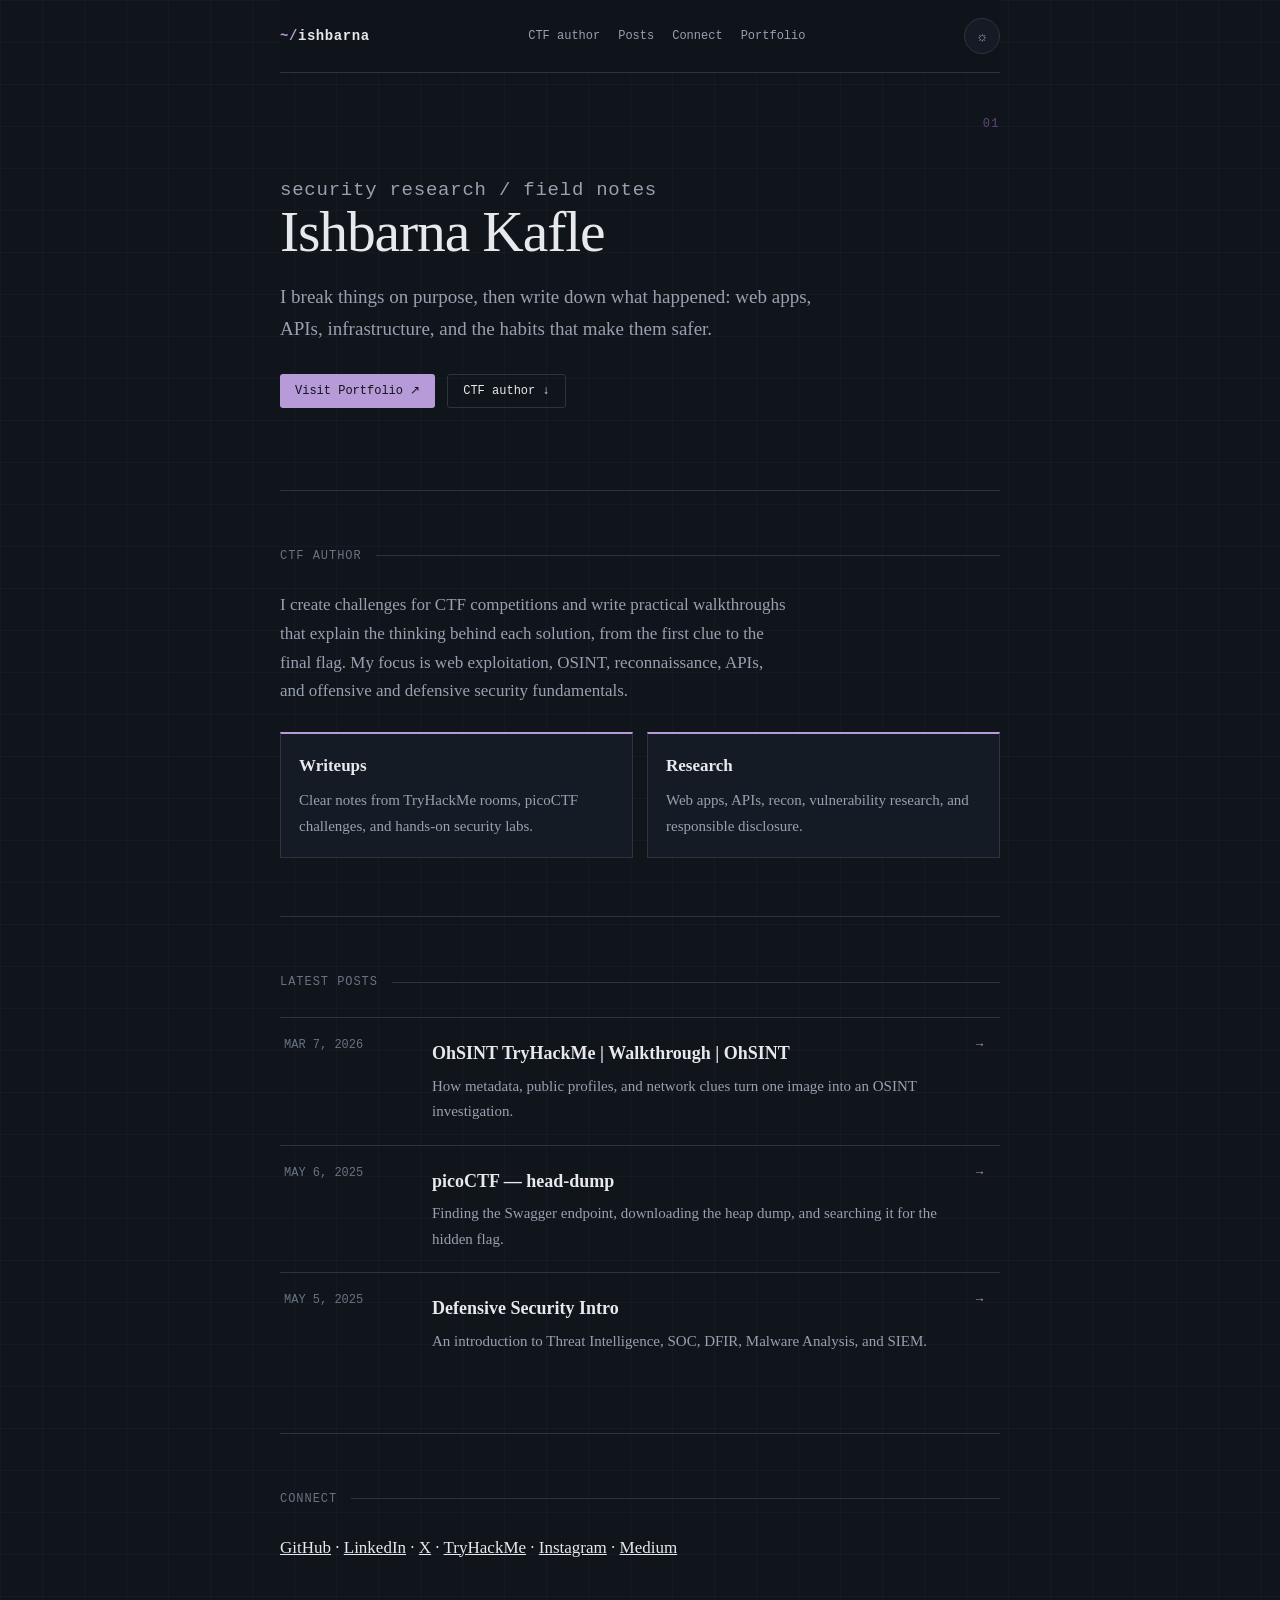
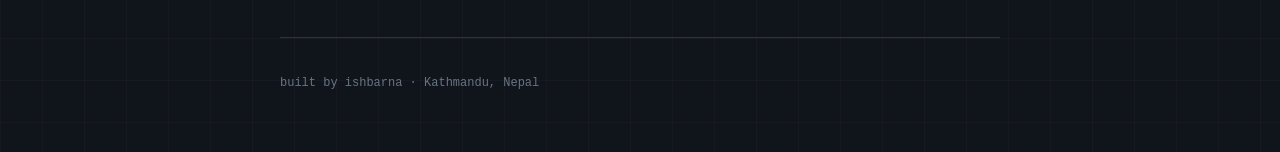
<file: index.html>
<!doctype html>
<html lang="en">
<head>
  <meta charset="UTF-8">
  <meta name="viewport" content="width=device-width, initial-scale=1">
  <meta name="description" content="Security notes, walkthroughs, and practical lessons by Ishbarna Kafle.">
  <title>Ishbarna Kafle </title>
    <link rel="icon" type="image/png" href="profile.jpg">
  <link rel="stylesheet" href="style.css">
  <script async src="https://pagead2.googlesyndication.com/pagead/js/adsbygoogle.js?client=ca-pub-6843395337460216" crossorigin="anonymous"></script>
</head>
<body>
  <div class="site-shell">
    <header class="site-header">
      <a class="brand" href="index.html"><span>~/</span>ishbarna</a>
      <nav class="site-nav" aria-label="Primary navigation"><a href="#ctf-author">CTF author</a><a href="#posts">Posts</a><a href="#connect">Connect</a><a href="https://ishbarnakafle.com.np" target="_blank" rel="noopener">Portfolio</a></nav>
      <button class="theme-button" data-theme-toggle aria-label="Toggle color theme"><span class="sun">&#9788;</span><span class="moon">&#9790;</span></button>
    </header>

    <main>
      <section class="hero">
        <p class="eyebrow">security research / field notes</p>
        <h1>Ishbarna Kafle</h1>
        <p>I break things on purpose, then write down what happened: web apps, APIs, infrastructure, and the habits that make them safer.</p>
        <div class="hero-actions">
          <a class="button" href="https://portfolio.ishbarnakafle.com.np" target="_blank" rel="noopener">Visit Portfolio &#8599;</a>
          <a class="button secondary" href="#ctf-author">CTF author &#8595;</a>
        </div>
      </section>

      <section class="section" id="ctf-author">
        <h2 class="section-heading">CTF author</h2>
        <p class="section-intro">I create challenges for CTF competitions and write practical walkthroughs that explain the thinking behind each solution, from the first clue to the final flag. My focus is web exploitation, OSINT, reconnaissance, APIs, and offensive and defensive security fundamentals.</p>
        <div class="focus-grid">
          <div class="focus-item"><h3>Writeups</h3><p>Clear notes from TryHackMe rooms, picoCTF challenges, and hands-on security labs.</p></div>
          <div class="focus-item"><h3>Research</h3><p>Web apps, APIs, recon, vulnerability research, and responsible disclosure.</p></div>
        </div>
      </section>

      <section class="section" id="posts">
        <h2 class="section-heading">latest posts</h2>
        <ul class="post-list">
          <li class="post-card"><a href="posts/tryhackme/ohsint.html"><span class="post-date">MAR 7, 2026</span><span><h2>OhSINT TryHackMe | Walkthrough | OhSINT</h2><p>How metadata, public profiles, and network clues turn one image into an OSINT investigation.</p></span><span class="post-arrow">&#8594;</span></a></li>
          <li class="post-card"><a href="posts/picoctf/head-dump.html"><span class="post-date">MAY 6, 2025</span><span><h2>picoCTF &mdash; head-dump</h2><p>Finding the Swagger endpoint, downloading the heap dump, and searching it for the hidden flag.</p></span><span class="post-arrow">&#8594;</span></a></li>
          <li class="post-card"><a href="posts/defensive-security/intro.html"><span class="post-date">MAY 5, 2025</span><span><h2>Defensive Security Intro</h2><p>An introduction to Threat Intelligence, SOC, DFIR, Malware Analysis, and SIEM.</p></span><span class="post-arrow">&#8594;</span></a></li>
        </ul>
      </section>

      <section class="section" id="connect">
        <h2 class="section-heading">connect</h2>
        <p><a href="https://github.com/ishbarna">GitHub</a> &middot; <a href="https://www.linkedin.com/in/ishbarna-kafle/">LinkedIn</a> &middot; <a href="https://x.com/ishbarna">X</a> &middot; <a href="https://tryhackme.com/p/izzuser12">TryHackMe</a> &middot; <a href="https://instagram.com/thecybersecguy_">Instagram</a> &middot; <a href="https://ishbarna.medium.com/">Medium</a></p>
      </section>
    </main>
    <footer>built by ishbarna &middot; Kathmandu, Nepal</footer>
  </div>
  <script src="script.js"></script>
</body>
</html>
</file>
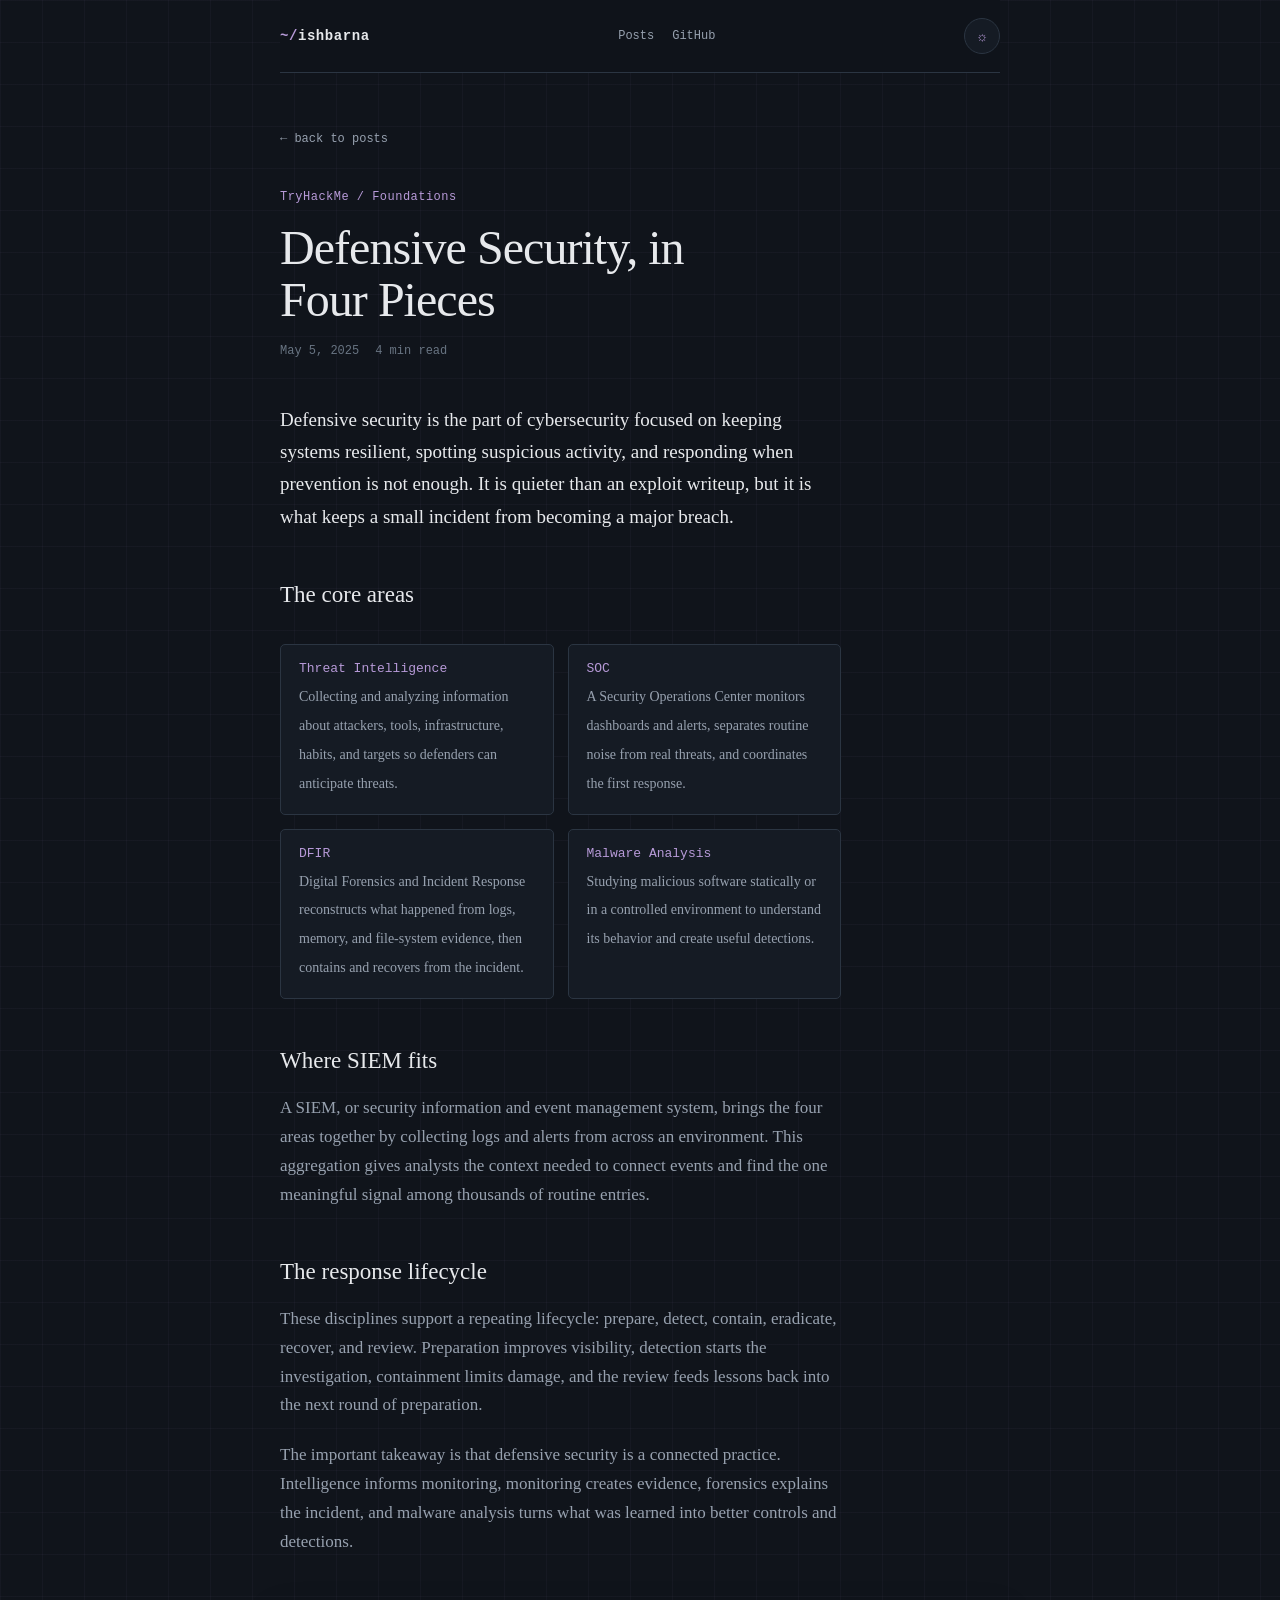
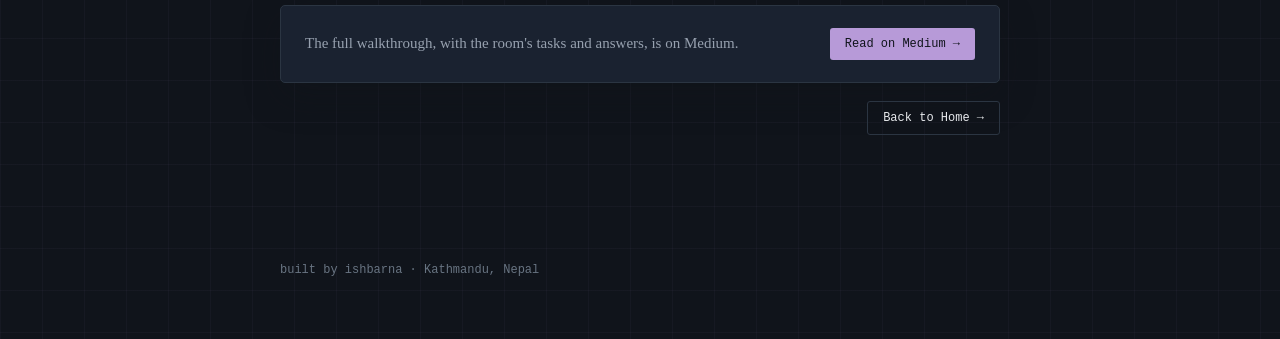
<file: posts/defensive-security/intro.html>
<!doctype html>
<html lang="en">
<head>
  <meta charset="UTF-8">
  <meta name="viewport" content="width=device-width, initial-scale=1">
  <meta name="description" content="An introduction to the core disciplines of defensive security.">
  <title>Defensive Security, in Four Pieces | Ishbarna Kafle</title>
  <link rel="stylesheet" href="../../style.css">
  <script async src="https://pagead2.googlesyndication.com/pagead/js/adsbygoogle.js?client=ca-pub-6843395337460216" crossorigin="anonymous"></script>
</head>
<body>
  <div class="site-shell">
    <header class="site-header"><a class="brand" href="../../index.html"><span>~/</span>ishbarna</a><nav class="site-nav" aria-label="Primary navigation"><a href="../../index.html#posts">Posts</a><a href="https://github.com/ishbarna">GitHub</a></nav><button class="theme-button" data-theme-toggle aria-label="Toggle color theme"><span class="sun">&#9788;</span><span class="moon">&#9790;</span></button></header>
    <main class="article">
      <a class="back-link" href="../../index.html">&#8592; back to posts</a>
      <p class="post-label">TryHackMe / Foundations</p>
      <h1>Defensive Security, in Four Pieces</h1>
      <p class="post-meta"><span>May 5, 2025</span><span>4 min read</span></p>
      <div class="article-body">
        <p>Defensive security is the part of cybersecurity focused on keeping systems resilient, spotting suspicious activity, and responding when prevention is not enough. It is quieter than an exploit writeup, but it is what keeps a small incident from becoming a major breach.</p>
        <h2>The core areas</h2>
        <div class="term-grid"><div class="term"><strong>Threat Intelligence</strong><span>Collecting and analyzing information about attackers, tools, infrastructure, habits, and targets so defenders can anticipate threats.</span></div><div class="term"><strong>SOC</strong><span>A Security Operations Center monitors dashboards and alerts, separates routine noise from real threats, and coordinates the first response.</span></div><div class="term"><strong>DFIR</strong><span>Digital Forensics and Incident Response reconstructs what happened from logs, memory, and file-system evidence, then contains and recovers from the incident.</span></div><div class="term"><strong>Malware Analysis</strong><span>Studying malicious software statically or in a controlled environment to understand its behavior and create useful detections.</span></div></div>
        <h2>Where SIEM fits</h2>
        <p>A SIEM, or security information and event management system, brings the four areas together by collecting logs and alerts from across an environment. This aggregation gives analysts the context needed to connect events and find the one meaningful signal among thousands of routine entries.</p>
        <h2>The response lifecycle</h2>
        <p>These disciplines support a repeating lifecycle: prepare, detect, contain, eradicate, recover, and review. Preparation improves visibility, detection starts the investigation, containment limits damage, and the review feeds lessons back into the next round of preparation.</p>
        <p>The important takeaway is that defensive security is a connected practice. Intelligence informs monitoring, monitoring creates evidence, forensics explains the incident, and malware analysis turns what was learned into better controls and detections.</p>
      </div>
      <div class="callout"><p>The full walkthrough, with the room's tasks and answers, is on Medium.</p><a class="button" href="https://ishbarna.medium.com/defensive-security-intro-df006f9742ee" target="_blank" rel="noopener">Read on Medium &#8594;</a></div>
      <nav class="article-nav" aria-label="Post navigation"><a class="button secondary" href="../../index.html">Back to Home &#8594;</a></nav>
    </main>
    <footer>built by ishbarna &middot; Kathmandu, Nepal</footer>
  </div>
  <script src="../../script.js"></script>
</body>
</html>
</file>
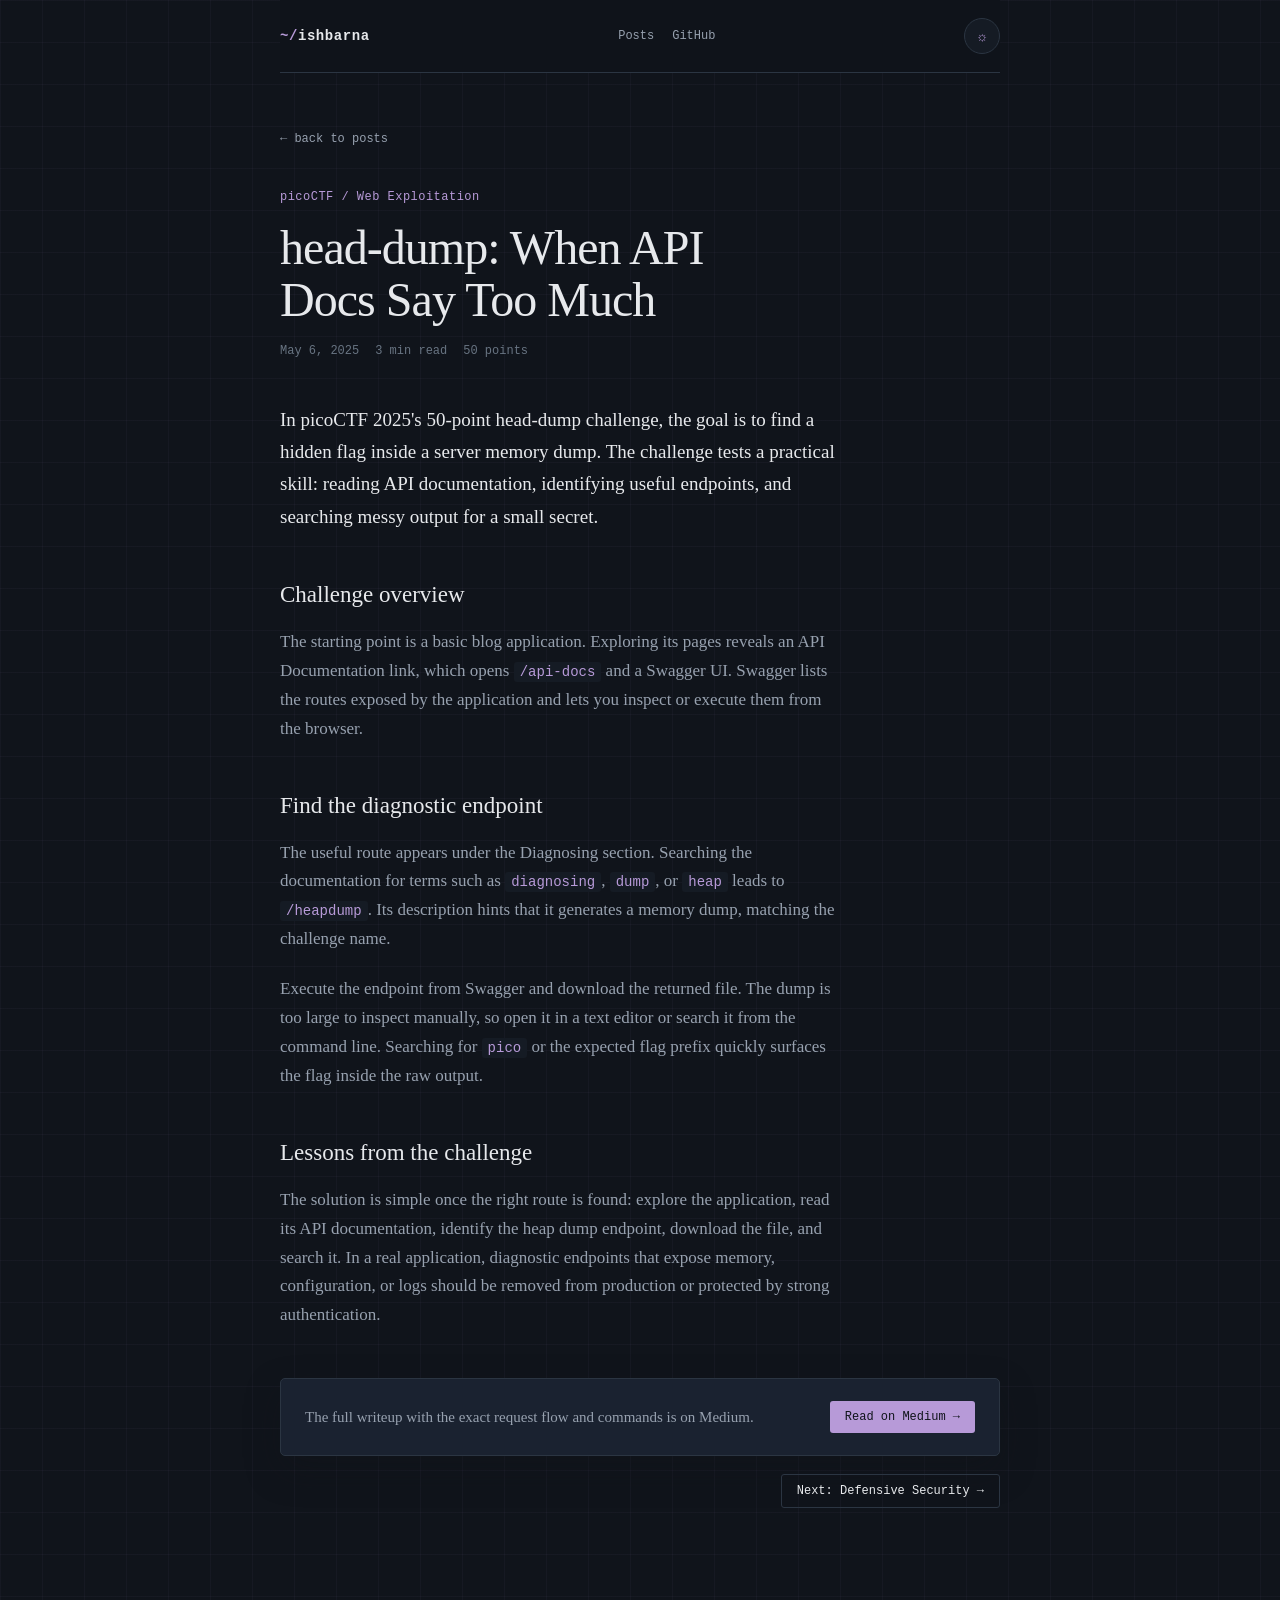
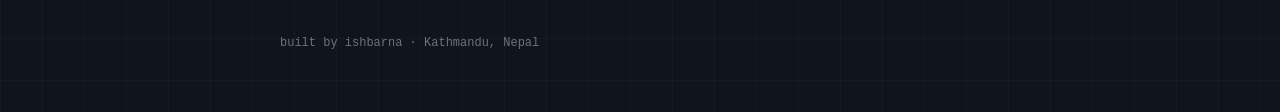
<file: posts/picoctf/head-dump.html>
<!doctype html>
<html lang="en">
<head>
  <meta charset="UTF-8">
  <meta name="viewport" content="width=device-width, initial-scale=1">
  <meta name="description" content="A picoCTF head-dump challenge overview.">
  <title>head-dump | Ishbarna Kafle</title>
  <link rel="stylesheet" href="../../style.css">
  <script async src="https://pagead2.googlesyndication.com/pagead/js/adsbygoogle.js?client=ca-pub-6843395337460216" crossorigin="anonymous"></script>
</head>
<body>
  <div class="site-shell">
    <header class="site-header"><a class="brand" href="../../index.html"><span>~/</span>ishbarna</a><nav class="site-nav" aria-label="Primary navigation"><a href="../../index.html#posts">Posts</a><a href="https://github.com/ishbarna">GitHub</a></nav><button class="theme-button" data-theme-toggle aria-label="Toggle color theme"><span class="sun">&#9788;</span><span class="moon">&#9790;</span></button></header>
    <main class="article">
      <a class="back-link" href="../../index.html">&#8592; back to posts</a>
      <p class="post-label">picoCTF / Web Exploitation</p>
      <h1>head-dump: When API Docs Say Too Much</h1>
      <p class="post-meta"><span>May 6, 2025</span><span>3 min read</span><span>50 points</span></p>
      <div class="article-body">
        <p>In picoCTF 2025's 50-point head-dump challenge, the goal is to find a hidden flag inside a server memory dump. The challenge tests a practical skill: reading API documentation, identifying useful endpoints, and searching messy output for a small secret.</p>
        <h2>Challenge overview</h2>
        <p>The starting point is a basic blog application. Exploring its pages reveals an API Documentation link, which opens <code>/api-docs</code> and a Swagger UI. Swagger lists the routes exposed by the application and lets you inspect or execute them from the browser.</p>
        <h2>Find the diagnostic endpoint</h2>
        <p>The useful route appears under the Diagnosing section. Searching the documentation for terms such as <code>diagnosing</code>, <code>dump</code>, or <code>heap</code> leads to <code>/heapdump</code>. Its description hints that it generates a memory dump, matching the challenge name.</p>
        <p>Execute the endpoint from Swagger and download the returned file. The dump is too large to inspect manually, so open it in a text editor or search it from the command line. Searching for <code>pico</code> or the expected flag prefix quickly surfaces the flag inside the raw output.</p>
        <h2>Lessons from the challenge</h2>
        <p>The solution is simple once the right route is found: explore the application, read its API documentation, identify the heap dump endpoint, download the file, and search it. In a real application, diagnostic endpoints that expose memory, configuration, or logs should be removed from production or protected by strong authentication.</p>
      </div>
      <div class="callout"><p>The full writeup with the exact request flow and commands is on Medium.</p><a class="button" href="https://ishbarna.medium.com/picoctf-head-dump-fe99642960cd" target="_blank" rel="noopener">Read on Medium &#8594;</a></div>
      <nav class="article-nav" aria-label="Post navigation"><a class="button secondary" href="../defensive-security/intro.html">Next: Defensive Security &#8594;</a></nav>
    </main>
    <footer>built by ishbarna &middot; Kathmandu, Nepal</footer>
  </div>
  <script src="../../script.js"></script>
</body>
</html>
</file>
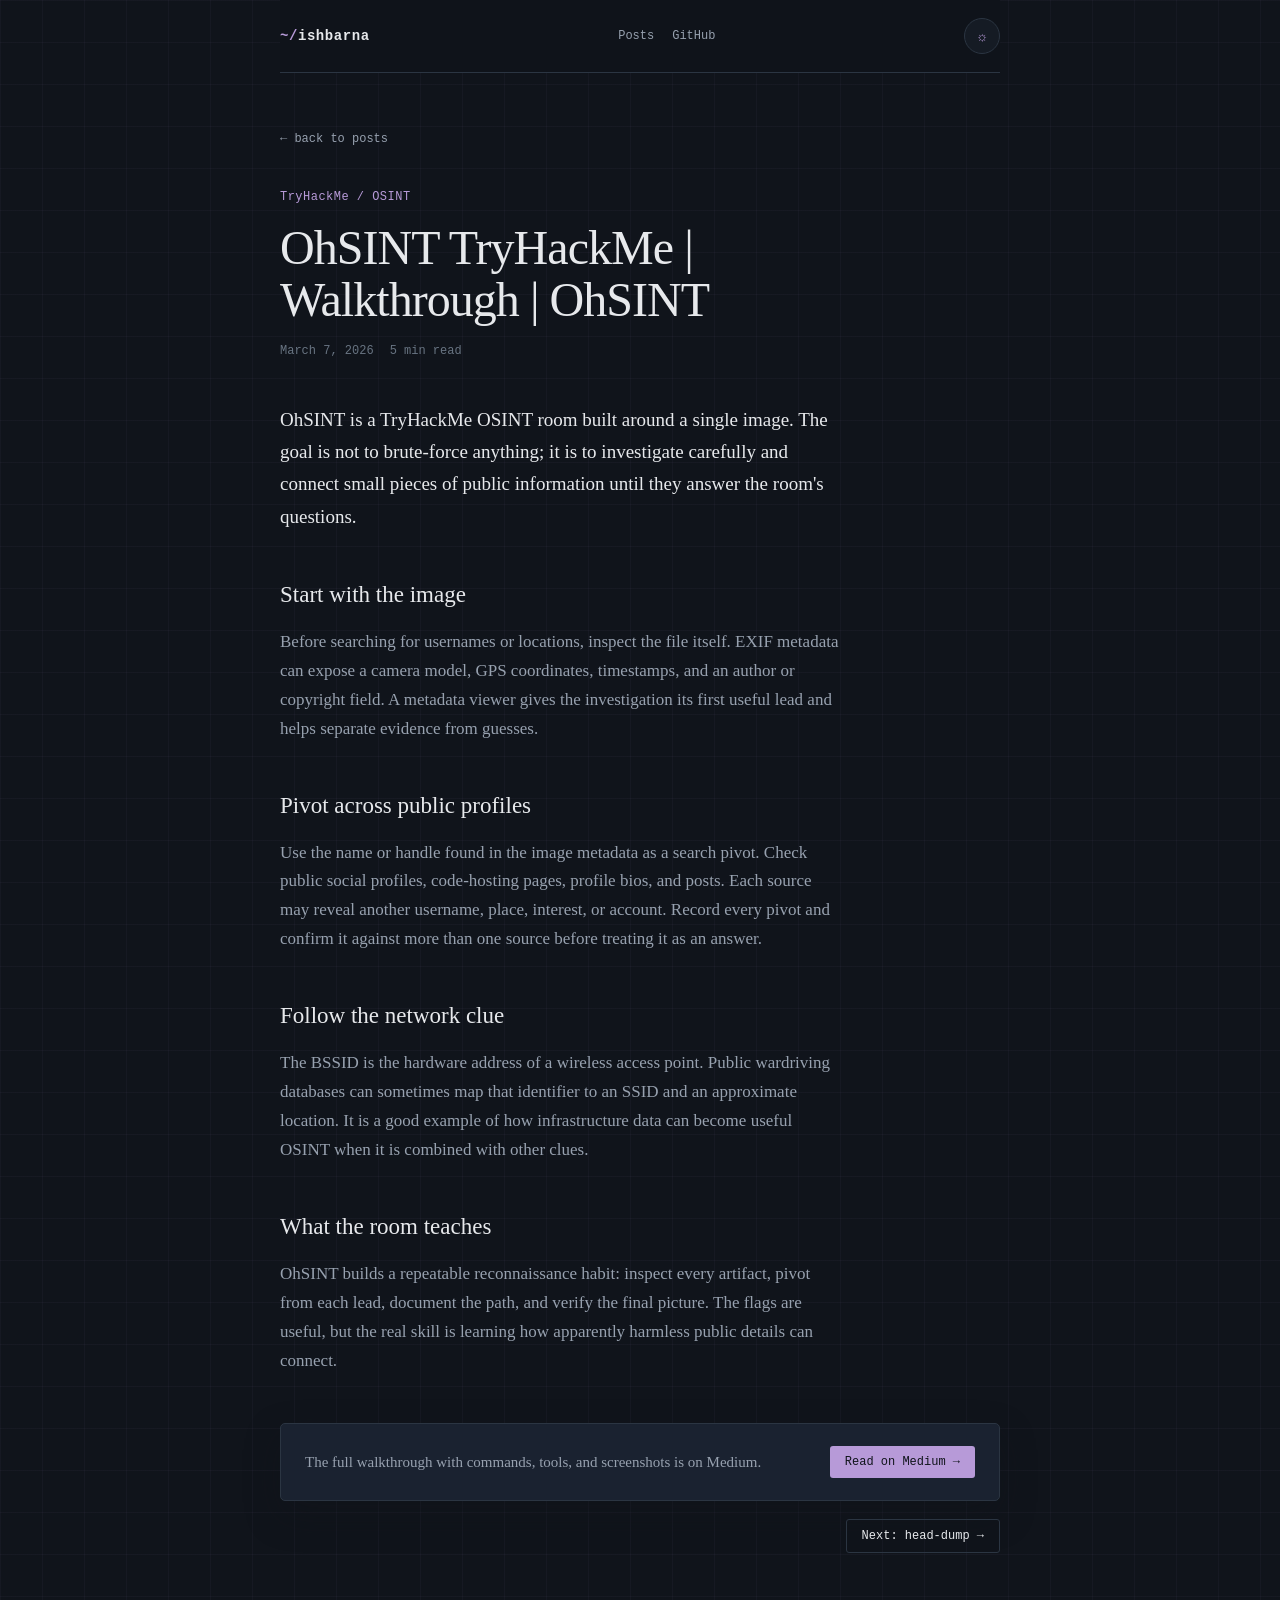
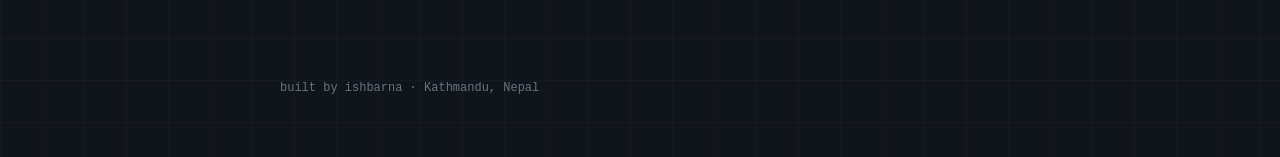
<file: posts/tryhackme/ohsint.html>
<!doctype html>
<html lang="en">
<head>
  <meta charset="UTF-8">
  <meta name="viewport" content="width=device-width, initial-scale=1">
  <meta name="description" content="OSINT lessons from the TryHackMe OhSINT room.">
  <title>OSINT from a Single Image | Ishbarna Kafle</title>
  <link rel="stylesheet" href="../../style.css">
  <script async src="https://pagead2.googlesyndication.com/pagead/js/adsbygoogle.js?client=ca-pub-6843395337460216" crossorigin="anonymous"></script>
</head>
<body>
  <div class="site-shell">
    <header class="site-header">
      <a class="brand" href="../../index.html"><span>~/</span>ishbarna</a>
      <nav class="site-nav" aria-label="Primary navigation"><a href="../../index.html#posts">Posts</a><a href="https://github.com/ishbarna">GitHub</a></nav>
      <button class="theme-button" data-theme-toggle aria-label="Toggle color theme"><span class="sun">&#9788;</span><span class="moon">&#9790;</span></button>
    </header>
    <main class="article">
      <a class="back-link" href="../../index.html">&#8592; back to posts</a>
      <p class="post-label">TryHackMe / OSINT</p>
      <h1>OhSINT TryHackMe | Walkthrough | OhSINT</h1>
      <p class="post-meta"><span>March 7, 2026</span><span>5 min read</span></p>
      <div class="article-body">
        <p>OhSINT is a TryHackMe OSINT room built around a single image. The goal is not to brute-force anything; it is to investigate carefully and connect small pieces of public information until they answer the room's questions.</p>
        <h2>Start with the image</h2>
        <p>Before searching for usernames or locations, inspect the file itself. EXIF metadata can expose a camera model, GPS coordinates, timestamps, and an author or copyright field. A metadata viewer gives the investigation its first useful lead and helps separate evidence from guesses.</p>
        <h2>Pivot across public profiles</h2>
        <p>Use the name or handle found in the image metadata as a search pivot. Check public social profiles, code-hosting pages, profile bios, and posts. Each source may reveal another username, place, interest, or account. Record every pivot and confirm it against more than one source before treating it as an answer.</p>
        <h2>Follow the network clue</h2>
        <p>The BSSID is the hardware address of a wireless access point. Public wardriving databases can sometimes map that identifier to an SSID and an approximate location. It is a good example of how infrastructure data can become useful OSINT when it is combined with other clues.</p>
        <h2>What the room teaches</h2>
        <p>OhSINT builds a repeatable reconnaissance habit: inspect every artifact, pivot from each lead, document the path, and verify the final picture. The flags are useful, but the real skill is learning how apparently harmless public details can connect.</p>
      </div>
      <div class="callout"><p>The full walkthrough with commands, tools, and screenshots is on Medium.</p><a class="button" href="https://ishbarna.medium.com/ohsint-204b595a5248" target="_blank" rel="noopener">Read on Medium &#8594;</a></div>
      <nav class="article-nav" aria-label="Post navigation"><a class="button secondary" href="../picoctf/head-dump.html">Next: head-dump &#8594;</a></nav>
    </main>
    <footer>built by ishbarna &middot; Kathmandu, Nepal</footer>
  </div>
  <script src="../../script.js"></script>
</body>
</html>
</file>
<file: style.css>
:root {
  --bg: #10141b;
  --surface: #151b24;
  --surface-raised: #1a2230;
  --line: #2b3542;
  --text: #e7e9ec;
  --muted: #97a1af;
  --faint: #687482;
  --accent: #b79ad8;
  --accent-soft: #5d4778;
  --serif: Georgia, "Times New Roman", serif;
  --mono: Consolas, "Courier New", monospace;
}

html[data-theme="light"] {
  --bg: #f6f4ee;
  --surface: #eeebe1;
  --surface-raised: #fffdf8;
  --line: #ddd7c8;
  --text: #24211b;
  --muted: #5c5748;
  --faint: #8c8672;
  --accent: #75458f;
  --accent-soft: #d9c5e8;
}

* { box-sizing: border-box; }
html { scroll-behavior: smooth; }
body {
  margin: 0;
  background:
    linear-gradient(color-mix(in srgb, var(--accent) 4%, transparent) 1px, transparent 1px),
    linear-gradient(90deg, color-mix(in srgb, var(--accent) 4%, transparent) 1px, transparent 1px),
    var(--bg);
  background-size: 42px 42px;
  color: var(--text);
  font: 17px/1.7 var(--serif);
  -webkit-font-smoothing: antialiased;
  transition: background .25s ease, color .25s ease;
}
a { color: inherit; }
a:focus-visible, button:focus-visible { outline: 2px solid var(--accent); outline-offset: 3px; }
::selection { background: var(--accent-soft); color: #fff; }

.site-shell { width: min(100% - 56px, 720px); margin: 0 auto; }
.site-header { position: sticky; top: 0; z-index: 10; padding: 18px 0; border-bottom: 1px solid var(--line); background: color-mix(in srgb, var(--bg) 92%, transparent); backdrop-filter: blur(12px); display: flex; justify-content: space-between; align-items: center; gap: 20px; }
.brand { color: var(--text); font: 600 14px var(--mono); text-decoration: none; letter-spacing: .04em; }
.brand span { color: var(--accent); }
.site-nav { display: flex; gap: 18px; font: 12px var(--mono); color: var(--muted); }
.site-nav a { position: relative; padding: 5px 0; text-decoration: none; }
.site-nav a::after { content: ""; position: absolute; left: 0; right: 100%; bottom: 0; height: 1px; background: var(--accent); transition: right .2s ease; }
.site-nav a:hover { color: var(--accent); }
.site-nav a:hover::after { right: 0; }
.theme-button { width: 36px; height: 36px; flex: 0 0 36px; border: 1px solid var(--line); border-radius: 50%; background: var(--surface); color: var(--accent); cursor: pointer; transition: border-color .2s ease, background .2s ease, transform .2s ease; }
.theme-button:hover { border-color: var(--accent); background: var(--surface-raised); transform: rotate(12deg); }
.theme-button .moon { display: none; }
html[data-theme="light"] .theme-button .sun { display: none; }
html[data-theme="light"] .theme-button .moon { display: inline; }

.hero { position: relative; padding: 106px 0 82px; border-bottom: 1px solid var(--line); }
.hero::before { content: "01"; position: absolute; top: 44px; right: 0; color: var(--accent-soft); font: 12px var(--mono); letter-spacing: .12em; }
.eyebrow, .post-label { margin: 0 0 18px; color: var(--accent); font: 12px var(--mono); letter-spacing: .04em; }
h1 { margin: 0 0 18px; color: var(--text); font-size: clamp(2.2rem, 7vw, 3.6rem); line-height: 1.08; font-weight: 500; letter-spacing: -.02em; }
.hero p { max-width: 58ch; color: var(--muted); font-size: 19px; margin: 0; }
.hero-actions { display: flex; flex-wrap: wrap; gap: 12px; margin-top: 28px; }
.button.secondary { border: 1px solid var(--line); background: transparent; color: var(--text); }
.button.secondary:hover { border-color: var(--accent); color: var(--accent); background: var(--surface); }
.section { padding: 58px 0; border-bottom: 1px solid var(--line); }
.section-heading { display: flex; align-items: center; gap: 14px; margin: 0 0 28px; color: var(--faint); font: 12px var(--mono); text-transform: uppercase; letter-spacing: .08em; }
.section-heading::after { content: ""; height: 1px; flex: 1; background: var(--line); }
.section-intro { max-width: 60ch; margin: 0 0 26px; color: var(--muted); }
.post-list { list-style: none; padding: 0; margin: 0; }
.post-card { border-top: 1px solid var(--line); }
.post-card a { display: grid; grid-template-columns: 130px 1fr 20px; gap: 18px; padding: 20px 4px; text-decoration: none; transition: background .2s ease, padding-left .2s ease; }
.post-card a:hover { background: var(--surface); padding-left: 12px; }
.post-date, .post-arrow { color: var(--faint); font: 12px var(--mono); }
.post-card h2 { margin: 0 0 5px; font-size: 18px; font-weight: 600; }
.post-card p { margin: 0; color: var(--muted); font-size: 15px; }
.post-arrow { color: var(--accent); }
.focus-grid { display: grid; grid-template-columns: repeat(2, 1fr); gap: 14px; }
.focus-item { padding: 18px; border: 1px solid var(--line); border-top: 2px solid var(--accent); background: var(--surface); transition: border-color .2s ease, transform .2s ease; }
.focus-item:hover { border-color: var(--accent); transform: translateY(-3px); }
.focus-item h3 { margin: 0 0 7px; font-size: 17px; font-weight: 600; }
.focus-item p { margin: 0; color: var(--muted); font-size: 15px; }

.article { padding: 50px 0 90px; }
.back-link { display: inline-block; margin-bottom: 44px; color: var(--muted); font: 12px var(--mono); text-decoration: none; }
.back-link:hover { color: var(--accent); }
.article h1 { max-width: 18ch; font-size: clamp(2rem, 6vw, 3rem); }
.post-meta { margin: 0 0 46px; color: var(--faint); font: 12px var(--mono); }
.post-meta span + span { margin-left: 16px; }
.article-body { max-width: 66ch; }
.article-body p { margin: 0 0 21px; color: var(--muted); }
.article-body p:first-child { color: var(--text); font-size: 19px; }
.article-body h2 { margin: 42px 0 14px; font-size: 23px; font-weight: 500; }
.article-body code { padding: 2px 6px; background: var(--surface); color: var(--accent); border-radius: 3px; font: 14px var(--mono); }
.term-grid { display: grid; grid-template-columns: repeat(2, 1fr); gap: 14px; margin: 30px 0; }
.term { padding: 16px 18px; border: 1px solid var(--line); border-radius: 5px; background: var(--surface); }
.term strong { display: block; margin-bottom: 6px; color: var(--accent); font: 13px var(--mono); }
.term span { color: var(--muted); font-size: 14px; line-height: 1.5; }
.callout { display: flex; align-items: center; justify-content: space-between; gap: 20px; flex-wrap: wrap; margin-top: 48px; padding: 22px 24px; border: 1px solid var(--line); background: var(--surface-raised); border-radius: 5px; box-shadow: 0 14px 34px color-mix(in srgb, var(--bg) 35%, transparent); }
.callout p { margin: 0; color: var(--muted); font-size: 15px; }
.article-nav { display: flex; justify-content: flex-end; margin-top: 18px; }
.button { display: inline-block; padding: 9px 15px; background: var(--accent); color: var(--bg); border-radius: 3px; font: 12px var(--mono); text-decoration: none; white-space: nowrap; transition: opacity .2s ease, transform .2s ease, background .2s ease; }
.button:hover { opacity: .92; transform: translateY(-2px); }
footer { padding: 38px 0 62px; color: var(--faint); font: 12px var(--mono); }

@media (max-width: 560px) {
  .site-shell { width: min(100% - 36px, 720px); }
  .site-header { padding: 22px 0; }
  .site-nav { display: none; }
  .hero { padding: 76px 0 58px; }
  .hero::before { top: 28px; }
  .post-card a { grid-template-columns: 1fr 20px; gap: 8px; }
  .post-date { grid-column: 1 / -1; }
  .term-grid, .focus-grid { grid-template-columns: 1fr; }
  .callout { align-items: flex-start; }
}
</file>
